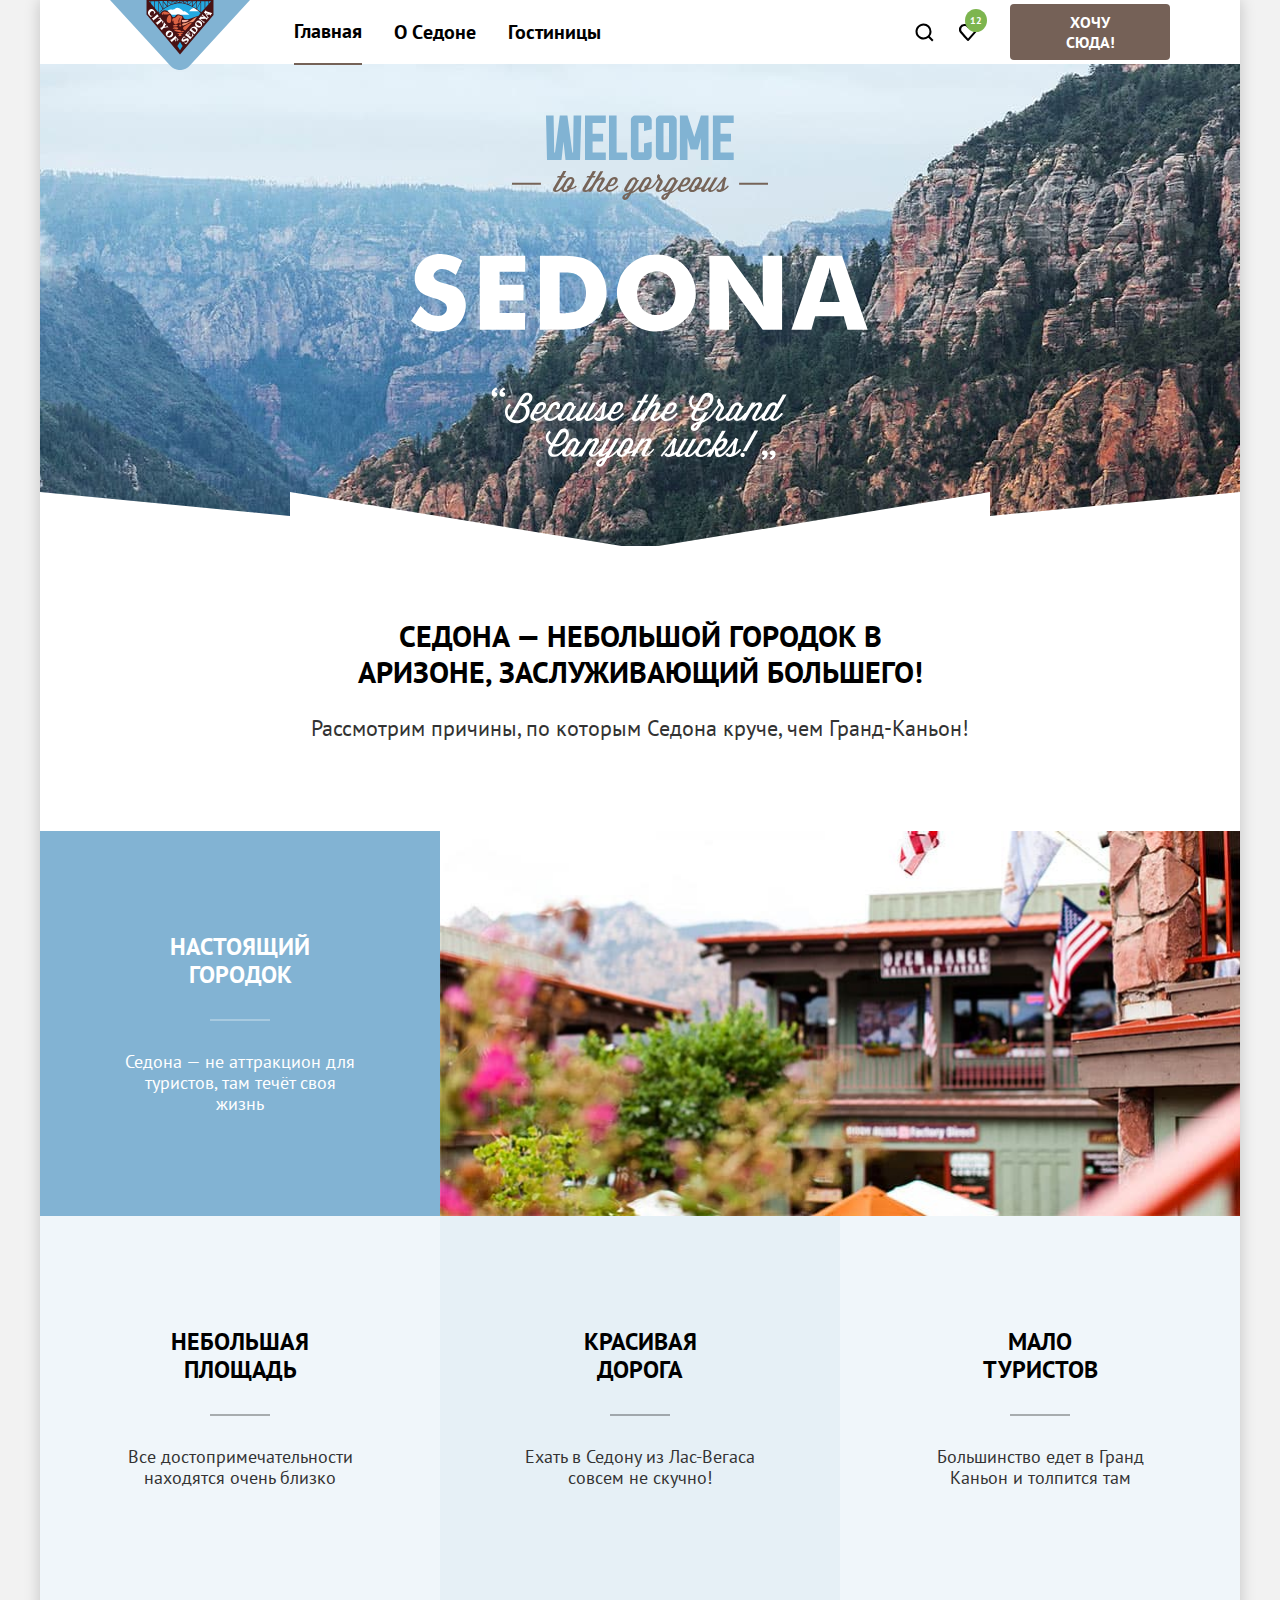
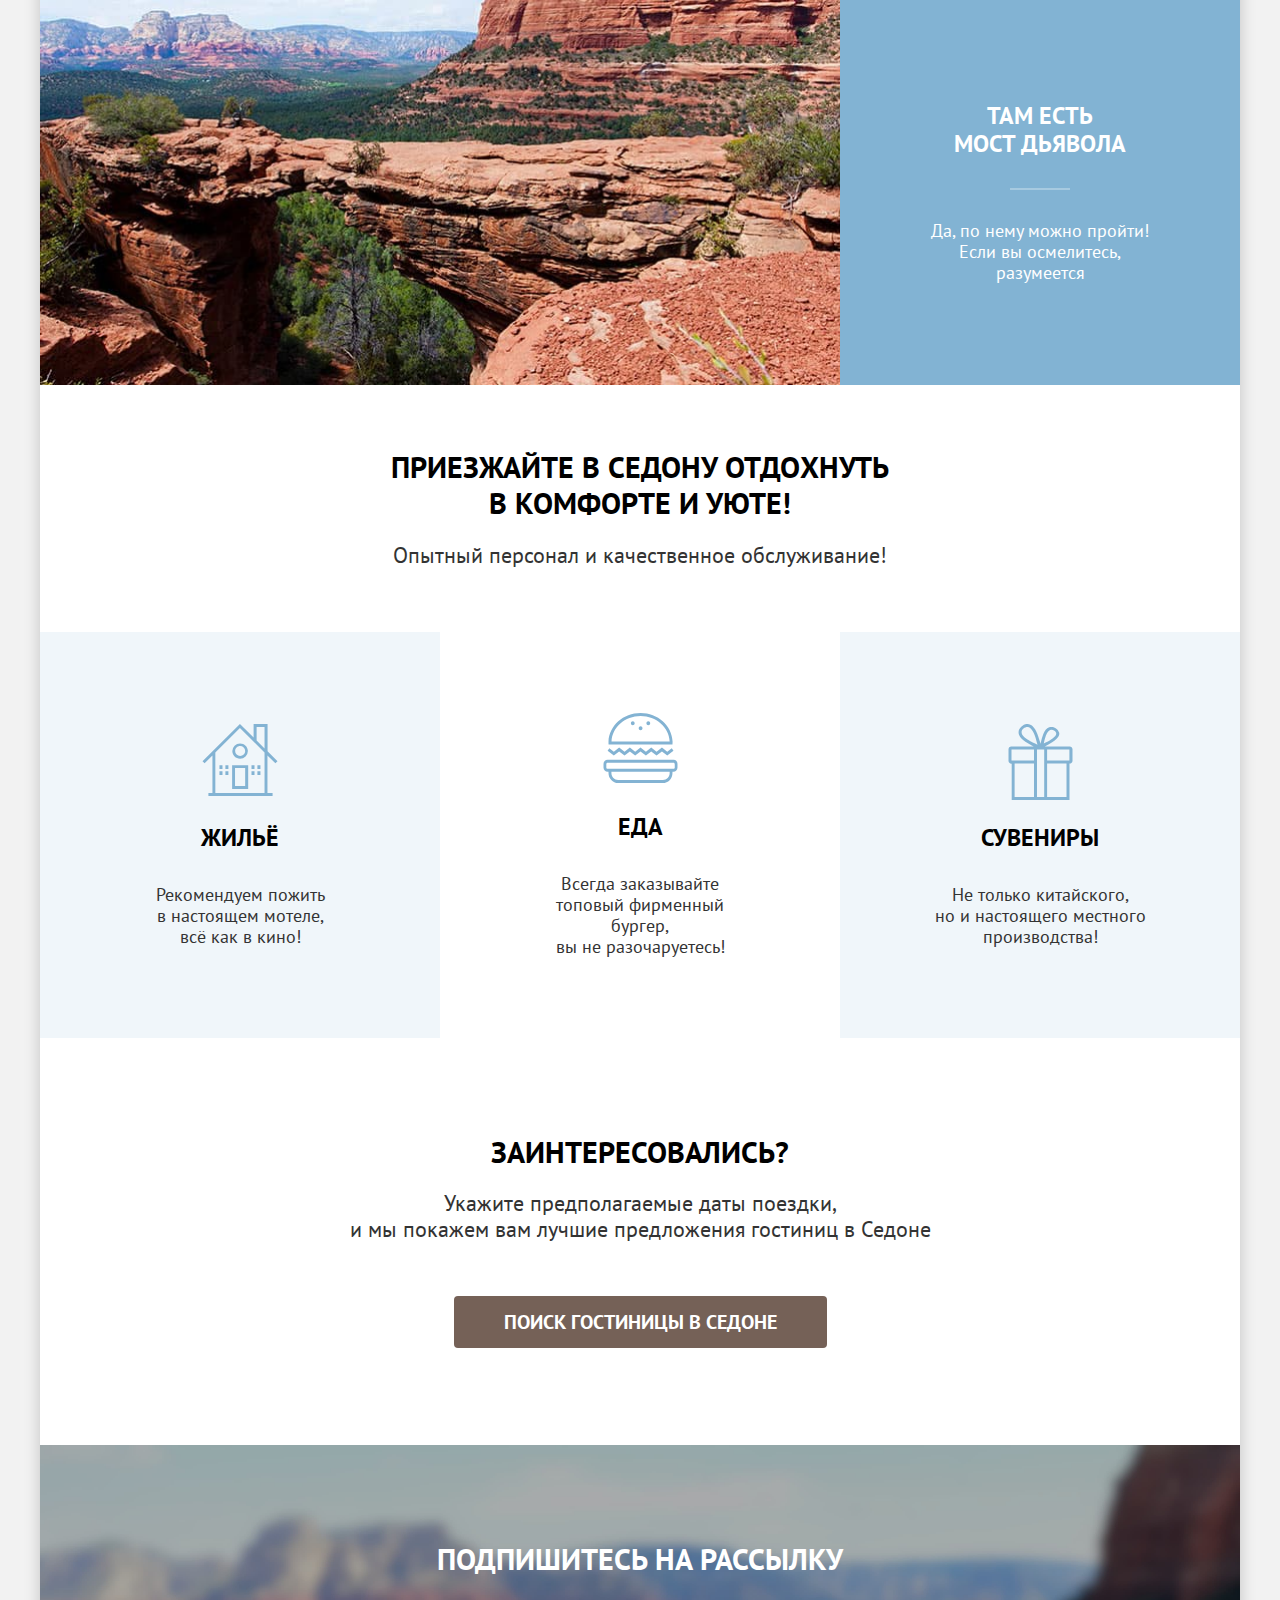
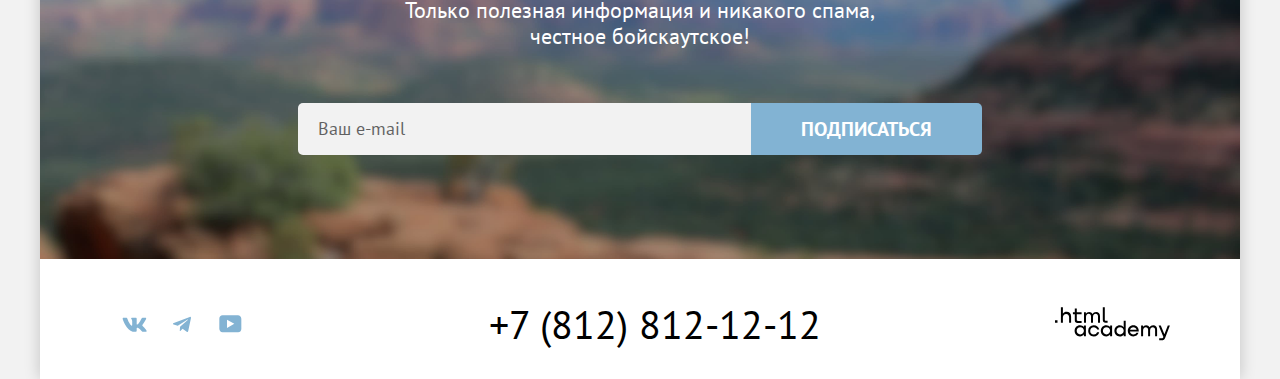
<file: index.html>
<!DOCTYPE html>
<html lang="ru">

  <head>
    <meta charset="utf-8">
    <title>HTML Academy: Седона</title>
    <link rel="stylesheet" href="styles/styles.css">
    <link rel="icon" href="favicon.ico">
    <link rel="icon" type="image/png" sizes="32x32" href="images/favicon.png">
  </head>

  <body>
    <div class="container">
      <header class="header" data-test="header">
        <nav class="content-box navigation">
          <a class="logo">
            <img class="logo-img" src="images/logo/logo.svg" width="140" height="70" alt="Логотип сайта Седона">
          </a>
          <ul class="navigation-list">
            <li class="navigation-item">
              <a class="navigation-link navigation-link-current" href="index.html">Главная</a>
            </li>
            <li class="navigation-item">
              <a class="navigation-link" href="#">О Cедоне</a>
            </li>
            <li class="navigation-item">
              <a class="navigation-link" href="catalog.html">Гостиницы</a>
            </li>
          </ul>
          <ul class="navigation-list navigation-user">
            <li class="navigation-item">
              <a class="navigation-link navigation-link-search" href="#">
                <span class="visually-hidden">Поиск</span>
              </a>
            </li>
            <li class="navigation-item">
              <a class="navigation-link navigation-link-like" href="#">
                <span class="visually-hidden">Избранное</span>
                <span class="navigation-counter">12</span>
              </a>
            </li>
            <li class="navigation-item">
              <a class="navigation-link button navigation-link-button" href="#">Хочу сюда!</a>
            </li>
          </ul>
        </nav>
      </header>
      <main class="main-container" data-test="main">
        <h1 class="visually-hidden">Официальный сайт города Седона</h1>
        <section class="hero content-box" data-test="hero">
          <h2 class="visually-hidden">Добро пожаловать</h2>
          <img class="hero-welcome" src="images/welcome.svg" width="458" height="352"
            alt="Welcome to the gorgeous Sedona because the Grand Canyon sucks!">
        </section>
        <section class="advantages centered-text" data-test="advantages">
          <h2 class="visually-hidden">Преимущества города Седона</h2>
          <p class="title advantages-text-one">Седона — небольшой городок в Аризоне, заслуживающий большего!</p>
          <p class="description advantages-text-two">Рассмотрим причины, по которым Седона круче, чем Гранд-Каньон!</p>
          <ul class="advantages-list">
            <li class="advantages-item advantages-item-blue">
              <div class="advantages-container">
                <h3 class="advantages-title liner">Настоящий городок</h3>
                <p class="advantages-description">Седона&nbsp;&mdash; не&nbsp;аттракцион для туристов, там течёт своя
                  жизнь</p>
              </div>
              <div class="advantages-image-container">
                <img class="advantages-image" src="images/gallery/photo-1.jpg" width="800" height="384"
                  alt="Здание городка">
              </div>
            </li>
            <li class="advantages-item advantages-item-light-gray">
              <div class="advantages-container">
                <h3 class="advantages-title liner">Небольшая площадь</h3>
                <p class="advantages-description">Все достопримечательности находятся очень близко</p>
              </div>
            </li>
            <li class="advantages-item advantages-item-gray">
              <div class="advantages-container">
                <h3 class="advantages-title liner">Красивая дорога</h3>
                <p class="advantages-description">Ехать в Седону из Лас-Вегаса совсем не скучно!</p>
              </div>
            </li>
            <li class="advantages-item advantages-item-light-gray">
              <div class="advantages-container">
                <h3 class="advantages-title liner">Мало туристов</h3>
                <p class="advantages-description">Большинство едет в Гранд Каньон и толпится там</p>
              </div>
            </li>
            <li class="advantages-item advantages-item-blue">
              <div class="advantages-image-container">
                <img class="advantages-image" src="images/gallery/photo-2.jpg" width="800" height="384"
                  alt="Участок Гранд-Каньона">
              </div>
              <div class="advantages-container">
                <h3 class="advantages-title liner">Там есть мост&nbsp;дьявола</h3>
                <p class="advantages-description">Да, по нему можно пройти! Если вы осмелитесь, разумеется</p>
              </div>
            </li>
          </ul>
        </section>
        <section class="advantages-of-hotels centered-text" data-test="advantages">
          <h2 class="visually-hidden">Преимущества отелей</h2>
          <p class="title advantages-text-one service-title">Приезжайте в Седону отдохнуть в комфорте и уюте!</p>
          <p class="description advantages-text-two service-description">Опытный персонал и качественное обслуживание!
          </p>
          <ul class="advantages-list advantages-icos">
            <li class="advantages-item advantages-item-light-gray">
              <div class="advantages-container">
                <h3 class="advantages-title service service-house">Жильё</h3>
                <p class="advantages-description">Рекомендуем пожить в&nbsp;настоящем мотеле,
                  всё&nbsp;как&nbsp;в&nbsp;кино!</p>
              </div>
            </li>
            <li class="advantages-item">
              <div class="advantages-container">
                <h3 class="advantages-title service service-food">Еда</h3>
                <p class="advantages-description">Всегда заказывайте топовый&nbsp;фирменный бургер,
                  вы&nbsp;не&nbsp;разочаруетесь!</p>
              </div>
            </li>
            <li class="advantages-item advantages-item-light-gray">
              <div class="advantages-container">
                <h3 class="advantages-title service service-souvenir">Сувениры</h3>
                <p class="advantages-description">Не&nbsp;только китайского, но&nbsp;и&nbsp;настоящего местного
                  производства!</p>
              </div>
            </li>
          </ul>
        </section>
        <section class="search centered-text" data-test="search">
          <h2 class="title search-title">
            Заинтересовались?
          </h2>
          <p class="description search-description">Укажите предполагаемые даты поездки,<br> и мы покажем вам лучшие
            предложения гостиниц в Седоне</p>
          <a class="button search-button brown" href="catalog.html">Поиск гостиницы в Седоне</a>

          <!--Модальное окно-->

          <div class="popover popover-cart">
            <div class="popover-content">
              <h2 class="popover-title">Поиск гостиницы в Седоне</h2>
              <button class="popover-close-button">
                <span class="visually-hidden">Закрыть</span>
              </button>
              <form class="appointment-form" action="https://echo.htmlacademy.ru/" method="post">
                <label class="appointment-label">
                  <span class="field-label label-in">Дата заезда:</span>
                  <input class="appointment-input date-input" type="text" id="date-in" name="date-in"
                    value="27 апреля 2020" placeholder="Укажите дату" required>
                  <span class="input-message input-message-error">Мы не можем отправить вас в прошлое.</span>
                </label>
                <label class="appointment-label">
                  <span class="field-label label-from">Дата выезда:</span>
                  <input class="appointment-input date-input" type="text" id="date-from" name="date-from"
                    value="1 сентября 2023" placeholder="Укажите дату" required>
                  <span class="input-message">На эти даты есть свободные номера. Пока есть.</span>
                </label>
                <div class="people-wrapper">
                  <div class="adults-wrapper">
                    <label class="appointment-label" for="number-of-adults">
                      <span class="field-label">Взрослые:</span>
                    </label>
                    <div class="numbers-wrapper">
                      <button type="button" class="sign-minus"></button>
                      <input class="appointment-input number-input" type="number" id="number-of-adults"
                        name="number-of-adults" placeholder="0" value="2">
                      <button type="button" class="sign-plus"></button>
                    </div>
                  </div>
                  <div class="children-wrapper">
                    <label class="appointment-label" for="number-of-children">
                      <span class="field-label label-tooltip">Дети:</span>
                    </label>
                    <span class="tooltip">
                      <button class="tooltip-toggle" type="button" aria-labelledby="tooltip-label-date"
                        id="tooltip-label-button"></button>
                      <span class="tooltip-text" role="tooltip" id="tooltip-label-date">Укажите количество детей,
                        которые будут с&nbsp;вами, возраст которых от&nbsp;6&nbsp;до&nbsp;18&nbsp;лет. Дети
                        до&nbsp;6&nbsp;лет размещаются бесплатно.</span>
                    </span>
                    <div class="numbers-wrapper">
                      <button type="button" class="sign-minus"></button>
                      <input class="appointment-input number-input" type="number" id="number-of-children"
                        name="number-of-children" placeholder="0" value="2">
                      <button type="button" class="sign-plus"></button>
                    </div>
                  </div>
                </div>
                <button class="button appointment-form-button" type="submit">Найти</button>
              </form>
            </div>
          </div>
        </section>
        <section class="subscribe subscribe-index centered-text" data-test="subscribe">
          <div class="subscribe-content">
            <h2 class="title subscribe-title">
              Подпишитесь на рассылку
            </h2>
            <p class="description subscribe-description">Только полезная информация и никакого спама,<br> честное
              бойскаутское!</p>
            <form class="subscribe-form" action="https://echo.htmlacademy.ru/" method="post">
              <label for="newsletter-email">
                <span class="visually-hidden">E-mail</span>
              </label>
              <input class="subscribe-field" type="email" name="newsletter-email" id="newsletter-email"
                placeholder="Ваш e-mail" required>
              <button class="button button-submit blue" type="submit">Подписаться</button>
            </form>
          </div>
        </section>
      </main>
      <footer class="footer content-box" data-test="footer">
        <h2 class="visually-hidden">Контакты</h2>
        <ul class="footer-social-list">
          <li class="footer-social-item">
            <a class="footer-social-link" href="https://vk.com/htmlacademy">
              <svg width="25" height="15" fill="none" xmlns="http://www.w3.org/2000/svg">
                <path fill-rule="evenodd" clip-rule="evenodd"
                  d="M24.12 1.8c.16-.54 0-.94-.8-.94H20.7c-.67 0-.98.34-1.15.73 0 0-1.33 3.2-3.22 5.27-.61.6-.9.8-1.23.8-.16 0-.41-.2-.41-.75v-5.1c0-.66-.19-.95-.74-.95H9.82c-.42 0-.67.3-.67.59 0 .62.95.76 1.04 2.51v3.8c0 .83-.15.98-.48.98-.9 0-3.06-3.2-4.34-6.88-.25-.72-.5-1-1.18-1H1.57c-.75 0-.9.34-.9.73 0 .68.89 4.07 4.14 8.55 2.17 3.06 5.23 4.72 8 4.72 1.68 0 1.88-.37 1.88-1v-2.32c0-.74.16-.88.7-.88.38 0 1.05.19 2.6 1.66 1.79 1.75 2.08 2.54 3.08 2.54h2.63c.75 0 1.12-.37.9-1.1-.23-.72-1.08-1.77-2.2-3.02-.62-.71-1.54-1.48-1.82-1.86-.39-.5-.28-.71 0-1.15 0 0 3.2-4.42 3.54-5.93Z"
                  fill="#83B3D3" />
              </svg>
              <span class="visually-hidden">ВКонтакте</span>
            </a>
          </li>
          <li class="footer-social-item">
            <a class="footer-social-link" href="https://t.me/htmlacademy">
              <svg width="18" height="16" fill="none" xmlns="http://www.w3.org/2000/svg">
                <path
                  d="M16.79.96.84 7.1c-1.09.44-1.08 1.05-.2 1.32l4.1 1.28 9.47-5.98c.44-.27.85-.13.52.17l-7.68 6.93-.28 4.22c.41 0 .6-.2.83-.41l1.99-1.94 4.13 3.06c.77.42 1.31.2 1.5-.71l2.72-12.8c.28-1.1-.43-1.61-1.16-1.28Z"
                  fill="#83B3D3" />
              </svg>
              <span class="visually-hidden">Телеграм</span>
            </a>
          </li>
          <li class="footer-social-item">
            <a class="footer-social-link" href="https://www.youtube.com/user/htmlacademyru">
              <svg width="23" height="18" fill="none" xmlns="http://www.w3.org/2000/svg">
                <path
                  d="M18.94.36H3.51C1.65.36.33 1.95.33 3.76v10.09c0 1.91 1.32 3.5 3.18 3.5h15.65c1.64 0 3.17-1.59 3.17-3.4V3.76c-.22-1.8-1.53-3.4-3.39-3.4ZM7.99 12.89V4.82l7.34 4.04-7.34 4.03Z"
                  fill="#83B3D3" />
              </svg>
              <span class="visually-hidden">Ютуб</span>
            </a>
          </li>
        </ul>
        <address class="footer-contacts-address">
          <a class="footer-contacts-phone" href="tel:+78128121212">+7 (812) 812-12-12</a>
        </address>
        <a class="footer-contacts-htmlacademy-link" href="https://htmlacademy.ru/">
          <svg class="footer-logo" width="115" height="34" fill="none" xmlns="http://www.w3.org/2000/svg">
            <path
              d="M0 13.26v2.6h2.5v-2.6H0ZM11.6 4.86c-1.6 0-2.8.7-3.6 1.7h-.1V.36h-2v15.5h2v-5.3c0-2.1 1.3-3.6 3.3-3.6 1.8 0 2.9 1.4 2.9 3.2v5.7h2v-6.1c.1-3-1.8-4.9-4.5-4.9ZM26.6 5.16h-4.8v-3.7h-2v3.8h-1.9v2h1.9v6c0 1.7 1 2.7 2.7 2.7h4.1v-2h-3.7c-.7 0-1.1-.4-1.1-1.1v-5.7h4.8v-2ZM41.1 4.96c-1.6 0-2.9.8-3.5 2.1h-.1c-.6-1.2-1.8-2.1-3.4-2.1-1.4 0-2.5.8-3.1 1.8h-.1v-1.6H29v10.6h2v-5.4c0-2 1-3.5 2.6-3.5 1.5 0 2.4 1 2.4 2.6v6.3h2v-5.6c0-2.4 1.4-3.3 2.6-3.3 1.5 0 2.4 1 2.4 2.6v6.3h2v-6.5c.1-2.5-1.4-4.3-3.9-4.3ZM47.8 13.06c0 1.7 1 2.7 2.8 2.7h2v-2h-1.7c-.7 0-1.1-.4-1.1-1.1V.36h-2v12.7ZM28.9 20.06c-.9-1.1-2.2-1.8-3.9-1.8-3.1 0-5.4 2.3-5.4 5.6s2.3 5.6 5.4 5.6c1.8 0 3-.8 3.8-1.9h.1v1.6h2v-10.6h-2v1.5Zm-3.6 7.4c-2.2 0-3.6-1.6-3.6-3.6s1.4-3.6 3.6-3.6 3.6 1.6 3.6 3.6c0 1.9-1.4 3.6-3.6 3.6ZM44.2 22.36c-.5-2.4-2.6-4.1-5.4-4.1a5.4 5.4 0 0 0-5.6 5.6c0 3.1 2.2 5.6 5.6 5.6 2.8 0 4.9-1.8 5.4-4.2h-2.1a3.4 3.4 0 0 1-3.3 2.3c-2.2 0-3.6-1.6-3.6-3.6s1.4-3.6 3.6-3.6c1.6 0 2.8 1 3.3 2.2h2.1v-.2ZM55.1 20.06c-.9-1.1-2.2-1.8-3.9-1.8-3.1 0-5.4 2.3-5.4 5.6s2.3 5.6 5.4 5.6c1.8 0 3-.8 3.8-1.9h.1v1.6h2v-10.6h-2v1.5Zm-3.6 7.4c-2.2 0-3.6-1.6-3.6-3.6s1.4-3.6 3.6-3.6 3.6 1.6 3.6 3.6c0 1.9-1.5 3.6-3.6 3.6ZM68.7 20.16c-.9-1.1-2.2-1.9-3.9-1.9-3.1 0-5.4 2.3-5.4 5.6s2.2 5.6 5.4 5.6c1.7 0 3-.8 3.8-1.8h.1v1.5h2v-15.4h-2v6.4Zm-3.6 7.3c-2.2 0-3.6-1.6-3.6-3.6s1.4-3.6 3.6-3.6 3.6 1.6 3.6 3.6c-.1 2-1.5 3.6-3.6 3.6ZM78.3 18.26c-3.3 0-5.5 2.5-5.5 5.6 0 3 2.1 5.6 5.5 5.6 2.5 0 4.5-1.3 5.2-3.6h-2.1c-.5 1-1.6 1.6-3 1.6-1.9 0-3.3-1.3-3.4-2.9h8.8c.2-3.6-2-6.3-5.5-6.3Zm0 1.9c1.7 0 3 1 3.3 2.6h-6.5c.3-1.5 1.5-2.6 3.2-2.6ZM98.2 18.26c-1.6 0-2.9.8-3.6 2h-.1c-.6-1.2-1.8-2-3.4-2-1.4 0-2.5.7-3.1 1.8v-1.5h-1.9v10.6h2v-5.4c0-2 1-3.4 2.6-3.5 1.5 0 2.4 1 2.4 2.6v6.3h2v-5.6c0-2.4 1.4-3.3 2.6-3.3 1.5 0 2.4 1 2.4 2.6v6.3h2v-6.5c.1-2.6-1.4-4.4-3.9-4.4ZM109.4 27.36l-3.6-8.9h-2.2l4.8 11.6c-.3.9-.7 1.2-1.7 1.2h-2.5v2h2.5c1.8 0 2.8-.8 3.5-2.6l4.7-12.2h-2.1l-3.4 8.9Z"
              fill="#000" />
          </svg>
          <span class="visually-hidden">Перейти на страницу HTML Академии</span>
        </a>
      </footer>
    </div>
  </body>
</html>
</file>
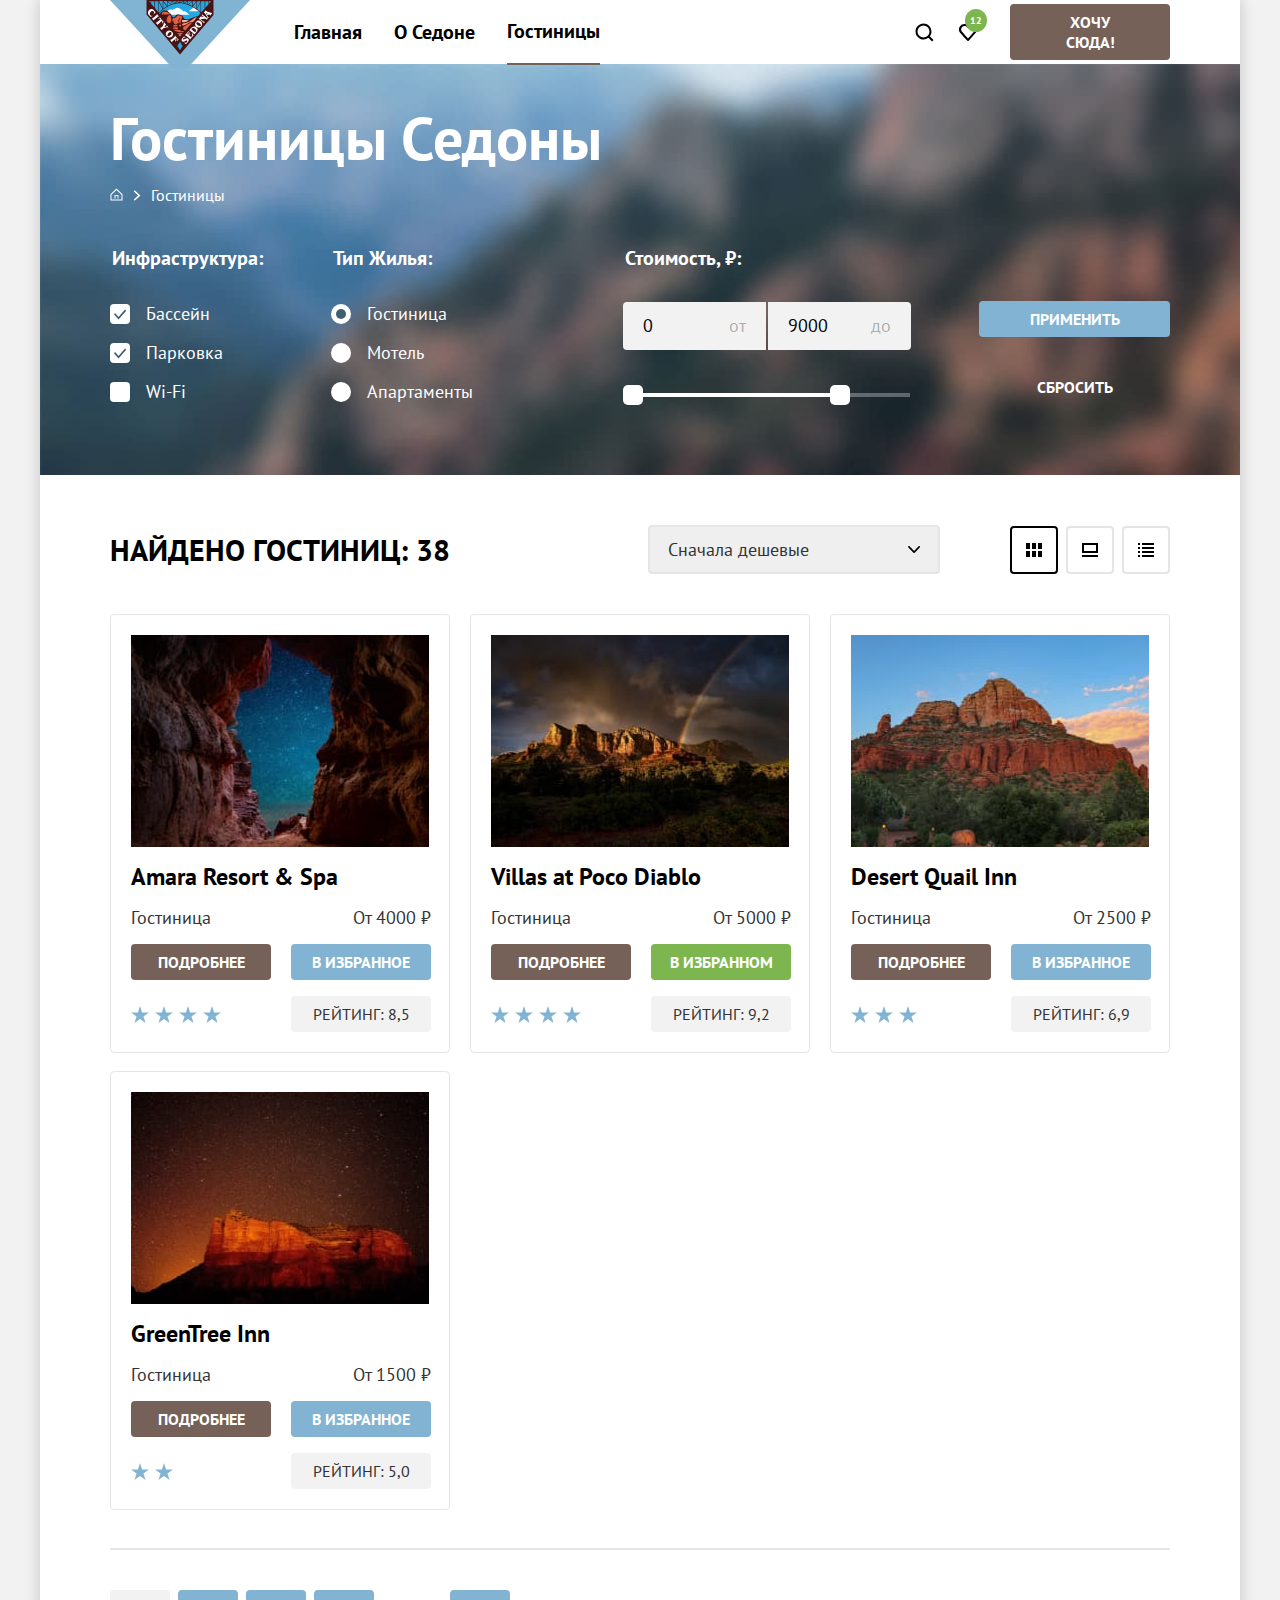
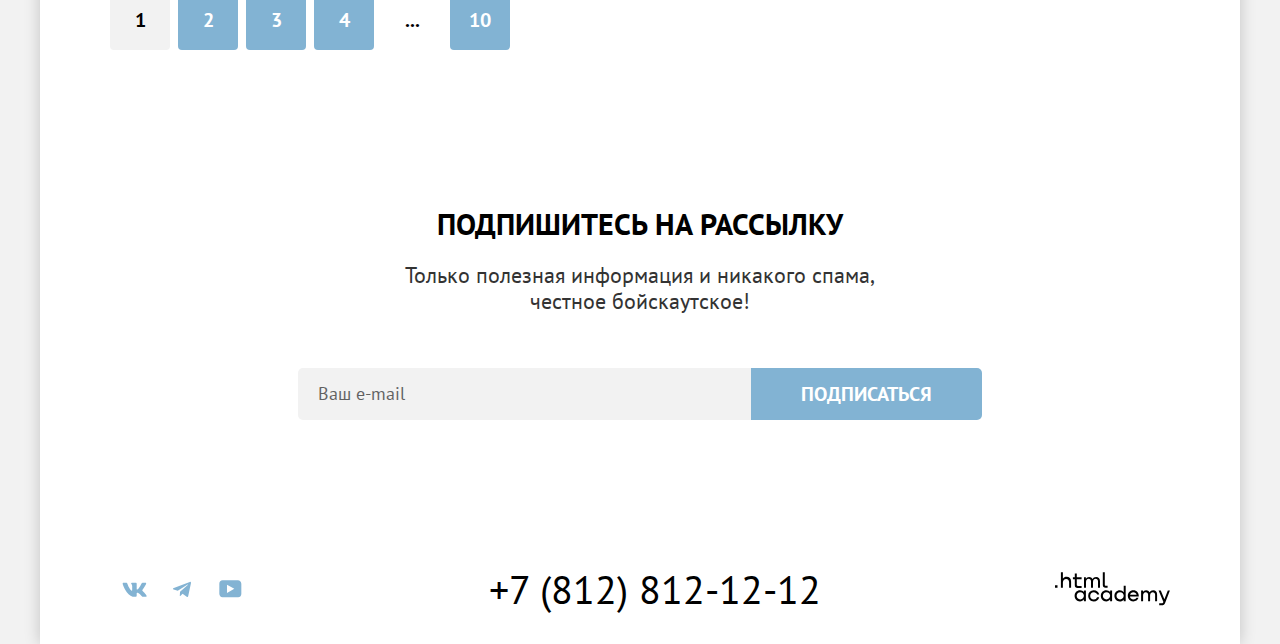
<file: catalog.html>
<!DOCTYPE html>
<html lang="ru">

  <head>
    <meta charset="UTF-8">
    <title>Гостиницы Седоны</title>
    <link rel="stylesheet" href="styles/styles.css">
    <link rel="icon" href="favicon.ico">
    <link rel="icon" type="image/png" sizes="32x32" href="images/favicon.png">
  </head>

  <body>
    <div class="container">
      <header class="header" data-test="header">
        <nav class="content-box navigation">
          <a class="logo" href="index.html">
            <img class="logo-img" src="images/logo/logo.svg" width="140" height="70" alt="Логотип сайта Седона">
          </a>
          <ul class="navigation-list">
            <li class="navigation-item">
              <a class="navigation-link" href="index.html">Главная</a>
            </li>
            <li class="navigation-item">
              <a class="navigation-link" href="#">О Седоне</a>
            </li>
            <li class="navigation-item">
              <a class="navigation-link navigation-link-current" href="catalog.html">Гостиницы</a>
            </li>
          </ul>
          <ul class="navigation-list navigation-user">
            <li class="navigation-item">
              <a class="navigation-link navigation-link-search" href="#">
                <span class="visually-hidden">Поиск</span>
              </a>
            </li>
            <li class="navigation-item">
              <a class="navigation-link navigation-link-like" href="#">
                <span class="visually-hidden">Избранное</span>
                <span class="navigation-counter">12</span>
              </a>
            </li>
            <li class="navigation-item">
              <a class="navigation-link button navigation-link-button" href="#">Хочу сюда!</a>
            </li>
          </ul>
        </nav>
      </header>
      <main class="main-container" data-test="main">
        <div class="inner-wrap content-box">
          <header class="inner-header">
            <h1 class="inner-header-title">Гостиницы Седоны</h1>
            <ul class="breadcrumbs">
              <li class="breadcrumbs-item">
                <a class="breadcrumbs-link link-to-home" href="index.html">
                  <span class="visually-hidden">Главная</span>
                </a>
              </li>
              <li class="breadcrumbs-item">
                <a class="breadcrumbs-link">Гостиницы</a>
              </li>
            </ul>
          </header>
          <section class="product-filtration" data-test="filter">
            <h2 class="visually-hidden">Список товаров с фильтрами</h2>
            <form class="catalog-filter" action="https://echo.htmlacademy.ru/" method="get">
              <fieldset class="catalog-filter-group">
                <legend class="catalog-filter-title">Инфраструктура:</legend>
                <ul class="catalog-filter-list">
                  <li class="catalog-filter-item">
                    <label class="control">
                      <input class="visually-hidden control-input" type="checkbox" name="swimming-pool" checked>
                      <span class="control-mark"></span>
                      <span class="control-label">Бассейн</span>
                    </label>
                  </li>
                  <li class="catalog-filter-item">
                    <label class="control">
                      <input class="visually-hidden control-input" type="checkbox" name="parking" checked>
                      <span class="control-mark"></span>
                      <span class="control-label">Парковка</span>
                    </label>
                  </li>
                  <li class="catalog-filter-item">
                    <label class="control">
                      <input class="visually-hidden control-input" type="checkbox" name="wi-fi">
                      <span class="control-mark"></span>
                      <span class="control-label">Wi-Fi</span>
                    </label>
                  </li>
                </ul>
              </fieldset>
              <fieldset class="catalog-filter-group">
                <legend class="catalog-filter-title">Тип Жилья:</legend>
                <ul class="catalog-filter-list">
                  <li class="catalog-filter-item">
                    <label class="control">
                      <input class="visually-hidden control-input" type="radio" name="product-group" value="hotel"
                        checked>
                      <span class="control-mark"></span>
                      <span class="control-label">Гостиница</span>
                    </label>
                  </li>
                  <li class="catalog-filter-item">
                    <label class="control">
                      <input class="visually-hidden control-input" type="radio" name="product-group" value="motel">
                      <span class="control-mark"></span>
                      <span class="control-label">Мотель</span>
                    </label>
                  </li>
                  <li class="catalog-filter-item">
                    <label class="control">
                      <input class="visually-hidden control-input" type="radio" name="product-group" value="apartments">
                      <span class="control-mark"></span>
                      <span class="control-label">Апартаменты</span>
                    </label>
                  </li>
                </ul>
              </fieldset>
              <fieldset class="catalog-filter-group filter-price">
                <legend class="catalog-filter-title">Стоимость, ₽:</legend>

                <div class="range-wrapper-inputs">
                  <label class="catalog-filter-label">
                    <span class="from-to">от</span>
                    <input class="range-input range-input-left" type="number" value="0" name="min-price"
                      placeholder="от">
                  </label>
                  <label class="catalog-filter-label">
                    <span class="from-to">до</span>
                    <input class="range-input range-input-right" type="number" value="9000" name="max-price"
                      style="width: 143px">
                  </label>
                </div>

                <div class="range">
                  <div class="range-scale">
                    <div class="range-bar" style="left: 1px; width: 226px">
                      <button class="range-toggle toggle-min" type="button">
                        <span class="visually-hidden">Изменить минимальную цену.</span>
                      </button>
                      <button class="range-toggle toggle-max" type="button">
                        <span class="visually-hidden">Изменить максимальную цену.</span>
                      </button>
                    </div>
                  </div>
                </div>
              </fieldset>
              <div class="catalog-buttons-wrap">
                <button class="button button-apply blue" type="submit">Применить</button>
                <button class="button button-reset blured" type="reset">Сбросить</button>
              </div>
            </form>
          </section>
        </div>
        <section class="product-sorting content-box" data-test="catalog">
          <div class="sorting-container">
            <h2 class="visually-hidden">Сортировка и список карточек</h2>
            <p class="catalog-filter-text">Найдено гостиниц: <span class="filter-number">38</span></p>
            <div class="select-wrap">
              <select class="select-control" aria-label="Сортировка">
                <option value="cheap">Сначала дешевые</option>
              </select>
              <div class="view-type-wrap">
                <label class="view-type-card">
                  <span class="visually-hidden">Показать мелкие карточки</span>
                  <input class="visually-hidden view-type" type="radio" name="view-type" value="small-cards" checked>
                  <span class="view-mark view-type-small-card"></span>
                </label>
                <label class ="view-type-card">
                  <span class="visually-hidden">Показать крупные карточки</span>
                  <input class="visually-hidden view-type" type="radio" name="view-type" value="big-cards">
                  <span class="view-mark view-type-big-card"></span>
                </label>
                <label class ="view-type-card">
                  <span class="visually-hidden">Показать список карточек</span>
                  <input class="visually-hidden view-type" type="radio" name="view-type" value="list-cards">
                  <span class="view-mark view-type-list-card"></span>
                </label>
              </div>
            </div>
          </div>
          <ul class="product-list">
            <li class="product-card">
              <a class="product-card-link" href="#">
                <img class="product-card-image" src="images/hotel/hotel-1.jpg" width="300" height="212"
                  alt="Вид из пещеры на звёздное небо">
                <h3 class="product-card-title">Amara Resort & Spa</h3>
              </a>
              <div class="hotel-card-about">
                <span class="product-card-text">Гостиница</span>
                <b class="product-card-price">От 4000 ₽</b>
                <a class="button product-card-more brown" href="#">Подробнее</a>
                <button class="button product-card-button blue" type="button">В избранное</button>
                <p class="product-stars product-stars-4"><span class="visually-hidden">4 звезды</span></p>
                <span class="button product-card-rating">Рейтинг: 8,5</span>
              </div>
            </li>
            <li class="product-card">
              <a class="product-card-link" href="#">
                <img class="product-card-image" src="images/hotel/hotel-2.jpg" width="300" height="212"
                  alt="Радуга касается вершины скалы дьявола">
                <h3 class="product-card-title">Villas at Poco Diablo</h3>
              </a>
              <div class="hotel-card-about">
                <span class="product-card-text">Гостиница</span>
                <b class="product-card-price">От 5000 ₽</b>
                <a class="button product-card-more brown" href="#">Подробнее</a>
                <button class="button product-card-button product-card-button-current blue" type="button">В
                  избранном</button>
                <p class="product-stars product-stars-4"><span class="visually-hidden">4 звезды</span></p>
                <span class="button product-card-rating">Рейтинг: 9,2</span>
              </div>
            </li>
            <li class="product-card">
              <a class="product-card-link" href="#">
                <img class="product-card-image" src="images/hotel/hotel-3.jpg" width="300" height="212"
                  alt="Вид скалы на фоне зведного неба">
                <h3 class="product-card-title">Desert Quail Inn</h3>
              </a>
              <div class="hotel-card-about">
                <span class="product-card-text">Гостиница</span>
                <b class="product-card-price">От 2500 ₽</b>
                <a class="button product-card-more brown" href="#">Подробнее</a>
                <button class="button product-card-button blue" type="button">В избранное</button>
                <p class="product-stars product-stars-3"><span class="visually-hidden">3 звезды</span></p>
                <span class="button product-card-rating">Рейтинг: 6,9</span>
              </div>
            </li>
            <li class="product-card">
              <a class="product-card-link" href="#">
                <img class="product-card-image" src="images/hotel/hotel-4.jpg" width="300" height="212"
                  alt="Скала утопает в зелени лесов">
                <h3 class="product-card-title">GreenTree Inn</h3>
              </a>
              <div class="hotel-card-about">
                <span class="product-card-text">Гостиница</span>
                <b class="product-card-price">От 1500 ₽</b>
                <a class="button product-card-more brown" href="#">Подробнее</a>
                <button class="button product-card-button blue" type="button">В избранное</button>
                <p class="product-stars product-stars-2"><span class="visually-hidden">2 звезды</span></p>
                <span class="button product-card-rating">Рейтинг: 5,0</span>
              </div>
            </li>
          </ul>
          <ul class="pagination">
            <li class="pagination-item">
              <a class="button pagination-link pagination-current">1</a>
            </li>
            <li class="pagination-item">
              <a class="button pagination-link blue" href="#">2</a>
            </li>
            <li class="pagination-item">
              <a class="button pagination-link blue" href="#">3</a>
            </li>
            <li class="pagination-item">
              <a class="button pagination-link blue" href="#">4</a>
            </li>
            <li class="pagination-item">
              <a class="button pagination-link pagination-item-next" href="#">...</a>
            </li>
            <li class="pagination-item">
              <a class="button pagination-link blue" href="#">10</a>
            </li>
          </ul>
        </section>
        <section class="subscribe centered-text" data-test="subscribe">
          <div class="subscribe-content">
            <h2 class="title subscribe-title">
              Подпишитесь на рассылку
            </h2>
            <p class="description subscribe-description">
              Только полезная информация и&nbsp;никакого спама, честное&nbsp;бойскаутское!
            </p>
            <form class="subscribe-form" action="https://echo.htmlacademy.ru/" method="post">
              <label for="newsletter-email">
                <span class="visually-hidden">E-mail</span>
              </label>
              <input class="subscribe-field" type="email" name="newsletter-email" id="newsletter-email"
                placeholder="Ваш e-mail" required>
              <button class="button button-submit blue" type="submit">Подписаться</button>
            </form>
          </div>
        </section>
      </main>
      <footer class="footer content-box" data-test="footer">
        <h2 class="visually-hidden">Контакты</h2>
        <ul class="footer-social-list">
          <li class="footer-social-item">
            <a class="footer-social-link" href="https://vk.com/htmlacademy">
              <svg width="25" height="15" fill="none" xmlns="http://www.w3.org/2000/svg">
                <path fill-rule="evenodd" clip-rule="evenodd"
                  d="M24.12 1.8c.16-.54 0-.94-.8-.94H20.7c-.67 0-.98.34-1.15.73 0 0-1.33 3.2-3.22 5.27-.61.6-.9.8-1.23.8-.16 0-.41-.2-.41-.75v-5.1c0-.66-.19-.95-.74-.95H9.82c-.42 0-.67.3-.67.59 0 .62.95.76 1.04 2.51v3.8c0 .83-.15.98-.48.98-.9 0-3.06-3.2-4.34-6.88-.25-.72-.5-1-1.18-1H1.57c-.75 0-.9.34-.9.73 0 .68.89 4.07 4.14 8.55 2.17 3.06 5.23 4.72 8 4.72 1.68 0 1.88-.37 1.88-1v-2.32c0-.74.16-.88.7-.88.38 0 1.05.19 2.6 1.66 1.79 1.75 2.08 2.54 3.08 2.54h2.63c.75 0 1.12-.37.9-1.1-.23-.72-1.08-1.77-2.2-3.02-.62-.71-1.54-1.48-1.82-1.86-.39-.5-.28-.71 0-1.15 0 0 3.2-4.42 3.54-5.93Z"
                  fill="#83B3D3" />
              </svg>
              <span class="visually-hidden">ВКонтакте</span>
            </a>
          </li>
          <li class="footer-social-item">
            <a class="footer-social-link" href="https://t.me/htmlacademy">
              <svg width="18" height="16" fill="none" xmlns="http://www.w3.org/2000/svg">
                <path
                  d="M16.79.96.84 7.1c-1.09.44-1.08 1.05-.2 1.32l4.1 1.28 9.47-5.98c.44-.27.85-.13.52.17l-7.68 6.93-.28 4.22c.41 0 .6-.2.83-.41l1.99-1.94 4.13 3.06c.77.42 1.31.2 1.5-.71l2.72-12.8c.28-1.1-.43-1.61-1.16-1.28Z"
                  fill="#83B3D3" />
              </svg>
              <span class="visually-hidden">Телеграм</span>
            </a>
          </li>
          <li class="footer-social-item">
            <a class="footer-social-link" href="https://www.youtube.com/user/htmlacademyru">
              <svg width="23" height="18" fill="none" xmlns="http://www.w3.org/2000/svg">
                <path
                  d="M18.94.36H3.51C1.65.36.33 1.95.33 3.76v10.09c0 1.91 1.32 3.5 3.18 3.5h15.65c1.64 0 3.17-1.59 3.17-3.4V3.76c-.22-1.8-1.53-3.4-3.39-3.4ZM7.99 12.89V4.82l7.34 4.04-7.34 4.03Z"
                  fill="#83B3D3" />
              </svg>
              <span class="visually-hidden">Ютуб</span>
            </a>
          </li>
        </ul>
        <address class="footer-contacts-address">
          <a class="footer-contacts-phone" href="tel:+78128121212">+7 (812) 812-12-12</a>
        </address>
        <a class="footer-contacts-htmlacademy-link" href="https://htmlacademy.ru/">
          <svg class="footer-logo" width="115" height="34" fill="none" xmlns="http://www.w3.org/2000/svg">
            <path
              d="M0 13.26v2.6h2.5v-2.6H0ZM11.6 4.86c-1.6 0-2.8.7-3.6 1.7h-.1V.36h-2v15.5h2v-5.3c0-2.1 1.3-3.6 3.3-3.6 1.8 0 2.9 1.4 2.9 3.2v5.7h2v-6.1c.1-3-1.8-4.9-4.5-4.9ZM26.6 5.16h-4.8v-3.7h-2v3.8h-1.9v2h1.9v6c0 1.7 1 2.7 2.7 2.7h4.1v-2h-3.7c-.7 0-1.1-.4-1.1-1.1v-5.7h4.8v-2ZM41.1 4.96c-1.6 0-2.9.8-3.5 2.1h-.1c-.6-1.2-1.8-2.1-3.4-2.1-1.4 0-2.5.8-3.1 1.8h-.1v-1.6H29v10.6h2v-5.4c0-2 1-3.5 2.6-3.5 1.5 0 2.4 1 2.4 2.6v6.3h2v-5.6c0-2.4 1.4-3.3 2.6-3.3 1.5 0 2.4 1 2.4 2.6v6.3h2v-6.5c.1-2.5-1.4-4.3-3.9-4.3ZM47.8 13.06c0 1.7 1 2.7 2.8 2.7h2v-2h-1.7c-.7 0-1.1-.4-1.1-1.1V.36h-2v12.7ZM28.9 20.06c-.9-1.1-2.2-1.8-3.9-1.8-3.1 0-5.4 2.3-5.4 5.6s2.3 5.6 5.4 5.6c1.8 0 3-.8 3.8-1.9h.1v1.6h2v-10.6h-2v1.5Zm-3.6 7.4c-2.2 0-3.6-1.6-3.6-3.6s1.4-3.6 3.6-3.6 3.6 1.6 3.6 3.6c0 1.9-1.4 3.6-3.6 3.6ZM44.2 22.36c-.5-2.4-2.6-4.1-5.4-4.1a5.4 5.4 0 0 0-5.6 5.6c0 3.1 2.2 5.6 5.6 5.6 2.8 0 4.9-1.8 5.4-4.2h-2.1a3.4 3.4 0 0 1-3.3 2.3c-2.2 0-3.6-1.6-3.6-3.6s1.4-3.6 3.6-3.6c1.6 0 2.8 1 3.3 2.2h2.1v-.2ZM55.1 20.06c-.9-1.1-2.2-1.8-3.9-1.8-3.1 0-5.4 2.3-5.4 5.6s2.3 5.6 5.4 5.6c1.8 0 3-.8 3.8-1.9h.1v1.6h2v-10.6h-2v1.5Zm-3.6 7.4c-2.2 0-3.6-1.6-3.6-3.6s1.4-3.6 3.6-3.6 3.6 1.6 3.6 3.6c0 1.9-1.5 3.6-3.6 3.6ZM68.7 20.16c-.9-1.1-2.2-1.9-3.9-1.9-3.1 0-5.4 2.3-5.4 5.6s2.2 5.6 5.4 5.6c1.7 0 3-.8 3.8-1.8h.1v1.5h2v-15.4h-2v6.4Zm-3.6 7.3c-2.2 0-3.6-1.6-3.6-3.6s1.4-3.6 3.6-3.6 3.6 1.6 3.6 3.6c-.1 2-1.5 3.6-3.6 3.6ZM78.3 18.26c-3.3 0-5.5 2.5-5.5 5.6 0 3 2.1 5.6 5.5 5.6 2.5 0 4.5-1.3 5.2-3.6h-2.1c-.5 1-1.6 1.6-3 1.6-1.9 0-3.3-1.3-3.4-2.9h8.8c.2-3.6-2-6.3-5.5-6.3Zm0 1.9c1.7 0 3 1 3.3 2.6h-6.5c.3-1.5 1.5-2.6 3.2-2.6ZM98.2 18.26c-1.6 0-2.9.8-3.6 2h-.1c-.6-1.2-1.8-2-3.4-2-1.4 0-2.5.7-3.1 1.8v-1.5h-1.9v10.6h2v-5.4c0-2 1-3.4 2.6-3.5 1.5 0 2.4 1 2.4 2.6v6.3h2v-5.6c0-2.4 1.4-3.3 2.6-3.3 1.5 0 2.4 1 2.4 2.6v6.3h2v-6.5c.1-2.6-1.4-4.4-3.9-4.4ZM109.4 27.36l-3.6-8.9h-2.2l4.8 11.6c-.3.9-.7 1.2-1.7 1.2h-2.5v2h2.5c1.8 0 2.8-.8 3.5-2.6l4.7-12.2h-2.1l-3.4 8.9Z"
              fill="#000" />
          </svg>
          <span class="visually-hidden">Перейти на страницу HTML Академии</span>
        </a>
      </footer>
    </div>
  </body>

</html>
</file>
<file: styles/styles.css>
@font-face {
  font-family: "PT Sans";
  src: url("../fonts/ptsans-400.woff2") format("woff2");
  font-style: normal;
  font-weight: 400;
  font-display: swap;
}

@font-face {
  font-family: "PT Sans";
  src: url("../fonts/ptsans-700.woff2") format("woff2");
  font-style: normal;
  font-weight: 700;
  font-display: swap;
}

html {
  height: 100%;
}

body {
  margin: 0;
  height: 100%;
  font-family: "PT Sans", sans-serif;
  font-size: 18px;
  line-height: 21px;
  background-color: #f2f2f2;
  color: #000000;
}

.visually-hidden {
  position: absolute;
  clip: rect(0 0 0 0);
  width: 1px;
  height: 1px;
  margin: -1px;
  padding: 0;
  border: 0;
  overflow: hidden;
}

/*Состояния у кнопок*/

.button.brown:hover {
  background-color: #615048;
}

.button.brown:focus {
  background-color: #615048;
}

.button.brown:active {
  background-color: #756157;
  color: rgba(255, 255, 255, 0.3);
}

.button.blue:hover {
  background-color: #68a2ca;
}

.button.blue:focus {
  background-color: #68a2ca;
}

.button.blue:active {
  background-color: #82b3d3;
  color: rgba(255, 255, 255, 0.3);
}

.button.green:hover {
  background-color: #6c9e42;
}

.button.green:focus {
  background-color: #6c9e42;
}

.button.green:active {
  background-color: #7db54f;
  color: rgba(255, 255, 255, 0.3);
}

.button.blured:hover {
  border-color: #615048;
  color: rgba(255, 255, 255, 0.6);
}

.button.blured:focus {
  border-color: #83B3D3;
}

.button.blured:active {
  border-color: rgba(0, 0, 0, 0);
  color: rgba(255, 255, 255, 0.3);
}

.container {
  display: flex;
  flex-direction: column;
  min-height: 100%;
  width: 1200px;
  margin: 0 auto;
  background-color: #ffffff;
  box-shadow: 0 0 15px rgba(0, 0, 0, 0.2);
}

.main-container {
  flex-grow: 1;
}

.header {
  background-color: #ffffff;
  color: #000000;
}

.content-box {
  width: 1060px;
  padding: 0 70px;
  margin: 0 auto;
}

.navigation {
  display: flex;
  position: relative;
}

.logo {
  display: block;
  width: 140px;
  margin-right: 28px;
  margin-bottom: -10px;
  position: relative;
  z-index: 1;
}

.logo-img {
  display: block;
}

.navigation-list {
  width: 640px;
  list-style: none;
  padding: 0;
  margin: 0;
  display: flex;
  flex-wrap: wrap;
  align-items: center;
}

.navigation-link {
  display: block;
  padding: 19px 16px;
  font-size: 20px;
  line-height: 24px;
  font-weight: 700;
  text-decoration: none;
  text-align: center;
  color: #000000;
}

.navigation-link-current:after {
  content: '';
  display: block;
  height: 2px;
  background-color: #756257;
  position: relative;
  top: 20px;
  z-index: 1;
}

.navigation-user {
  width: 400px;
  justify-content: flex-end;
  margin-left: auto;
}

.navigation-link-search {
  background-image: url("../images/search.svg");
  background-repeat: no-repeat;
  background-position: center;
  min-width: 44px;
  min-height: 64px;
  padding: 0;
}

.navigation-link-like {
  background-image: url("../images/like.svg");
  background-repeat: no-repeat;
  background-position: center;
  margin-right: 20px;
  min-width: 44px;
  min-height: 64px;
  padding: 0;
}

.navigation-counter {
  font-size: 10px;
  line-height: 10px;
  background-color: #7DB54F;
  border-radius: 50%;
  padding: 5px;
  position: relative;
  left: 8px;
  top: 5px;
  color: #ffffff;
}

.navigation-link-button {
  width: 160px;
  box-sizing: border-box;
}

.button {
  font-family: "PT Sans", sans-serif;
  font-size: 16px;
  line-height: 20px;
  font-weight: 700;
  color: #ffffff;
  background-color: #756157;
  text-transform: uppercase;
  text-decoration: none;
  text-align: center;
  border-radius: 4px;
  padding: 8px 34px;
  cursor: pointer;
}

.hero {
  background-color: #c7ce18;
  background-image: url("../images/background/index-background.jpg");
  background-repeat: no-repeat;
  background-size: cover;
  text-align: center;
  padding-top: 51px;
  padding-bottom: 75px;
  position: relative;
}

.hero::after {
  content: "";
  display: block;
  background-image: url("../images/divider.svg");
  background-repeat: no-repeat;
  position: absolute;
  bottom: 0;
  left: 0;
  right: 0;
  height: 54px;
}

.advantages {
  padding-top: 72px;
}

.centered-text {
  text-align: center;
  margin: 0 auto;
}

.title {
  font-weight: 700;
  font-size: 30px;
  line-height: 36px;
  text-transform: uppercase;
  margin: 0;
}

.advantages-text-one {
  width: 620px;
  margin: 0 auto;
  margin-bottom: 25px;
}

.description {
  font-size: 22px;
  line-height: 26px;
  color: #333333;
  margin: 0;
}

.advantages-text-two {
  margin: 0;
  margin-bottom: 90px;
}

.advantages-list {
  padding: 0;
  margin: 0;
  list-style: none;
  display: flex;
  flex-wrap: wrap;
}

.advantages-item {
  display: flex;
}

.advantages-item-blue {
  background-color: #82b3d3;
  color: #ffffff;
}

.advantages-container {
  display: flex;
  flex-direction: column;
  justify-content: center;
  align-items: center;
  width: 400px;
  padding: 112px 85px;
  box-sizing: border-box;
}

.advantages-item-blue .advantages-container {
  padding: 102px 85px;
}

.advantages-title.liner {
  margin-bottom: 60px;
}

.advantages-title {
  width: 175px;
}

.liner::after {
  content: "";
  display: block;
  width: 60px;
  height: 2px;
  background: rgba(255, 255, 255, 0.3);
  position: relative;
  left: calc(50% - 30px);
  top: 30px;
}

.advantages-item-light-gray .liner::after,
.advantages-item-gray .liner::after {
  background-color: rgba(0, 0, 0, 0.3);
}

.service-title {
  width: 505px;
  margin-bottom: 21px;
}

.service-description {
  margin-bottom: 64px;
}

.advantages-icos .advantages-container {
  padding: 81px 85px;
}

.advantages-title.service {
  margin-bottom: 32px;
}

.service {
  background-repeat: no-repeat;
  padding-top: 100px;
  background-position-x: 50%;
}

.service-house {
  background-image: url("../images/gallery-icon/house.svg");
}

.service-food {
  background-image: url("../images/gallery-icon/food.svg");
}

.service-souvenir {
  background-image: url("../images/gallery-icon/souvenir.svg");
}

.advantages-title {
  font-weight: 700;
  font-size: 24px;
  line-height: 28px;
  text-transform: uppercase;
  margin: 0;
}

.advantages-description {
  width: 230px;
  color: #333333;
  margin: 0;
}

.advantages-item-blue .advantages-description {
  color: #ffffff;
}

.advantages-image-container {
  height: 100%;
  width: 800px;
  overflow: hidden;
}

.advantages-image {
  height: 100%;
  width: auto;
  display: block;
}

.advantages-of-hotels {
  padding-top: 64px;
}

.advantages-item-light-gray {
  background-color: rgba(131, 179, 211, 0.12);
}

.advantages-item-gray {
  background-color: rgba(131, 179, 211, 0.2);
}

/* Блок поиска на главной странице*/

.search {
  width: 592px;
  padding-top: 96px;
  padding-bottom: 97px;
}

.search-title,
.subscribe-title {
  margin-bottom: 20px;
}

.search-description {
  margin-bottom: 54px;
}

.search-button {
  font-size: 20px;
  line-height: 36px;
  padding: 8px 50px;
  display: block;
  width: fit-content;
  margin-left: auto;
  margin-right: auto;
}

/*стили для модального окна*/

.popover {
  position: absolute;
  top: 390px;
  right: 402px;
  z-index: 1;
  box-sizing: border-box;
  width: 717px;
  min-height: 186px;
  padding: 64px 70px;
  font-family: "PT Sans", sans-serif;
  color: #000000;
  background: #FFFFFF;
  box-shadow: 0 25px 50px rgba(0, 0, 0, 0.15);
  border-radius: 30px;
  text-align: left;
  display: none;
}

.popover-open {
  display: block;
}

.popover-content {
  height: 100%;
}

.popover-title {
  margin-top: 0;
  margin-bottom: 63px;
  font-weight: 700;
  font-size: 30px;
  line-height: 36px;
  color: #000000;
  text-transform: uppercase;
}

.popover-close-button {
  position: absolute;
  top: 63px;
  right: 50px;
  width: 52px;
  height: 52px;
  background-color: #f2f2f2;
  border-radius: 50%;
  border: 0;
  cursor: pointer;
}

.popover-close-button::after {
  content: "";
  display: block;
  background-image: url("../images/popover/popover-close.svg");
  background-repeat: no-repeat;
  background-position: center;
  height: 21px;
}

.popover-close-button:hover {
  background-color: #e6e6e6;
}

.popover-close-button:focus {
  border: 3px solid #83b3d3;
}

.popover-close-button:active {
  border: 0;
  background-color: #e6e6e6;
  opacity: 0.3;
}

.appointment-form {
  display: flex;
  flex-wrap: wrap;
}

.appointment-label {
  display: flex;
  flex-wrap: wrap;
  align-items: center;
  font-weight: 700;
  margin-bottom: 19px;
}

.field-label {
  font-weight: 700;
  font-size: 20px;
  line-height: 24px;
  text-transform: capitalize;
}

.label-in {
  margin-right: 24px;
}

.label-from {
  margin-right: 18px;
}

.appointment-input {
  font: inherit;
  font-size: 18px;
  line-height: 24px;
  background: #f2f2f2;
  border-radius: 4px;
  padding: 12px 20px;
  border: 0;
  display: block;
}

.date-input {
  flex-grow: 1;
  background-image: url("../images/popover/popover-date.svg");
  background-repeat: no-repeat;
  background-position: calc(100% - 20px) center;
  cursor: pointer;
}

.date-input:hover {
  background-color: #e6e6e6;
}

.date-input:focus {
  background-color: #e6e6e6;
  outline: 3px solid #83d3d3;
}

.date-input:active {
  background-color: #f2f2f2;
  outline: 2px solid #000000;
}

.appointment-input::placeholder {
  font-weight: 700;
  font-size: 18px;
  line-height: 24px;
  color: #000000;
}

.input-message {
  padding-left: 157px;
  font-size: 16px;
  line-height: 29px;
  color: #333333;
}

.input-message-error {
  color: #ff5757;
}

.people-wrapper {
  width: 100%;
  display: flex;
  flex-wrap: wrap;
  align-items: center;
  justify-content: space-between;
  margin-bottom: 48px;
}

.people-wrapper .appointment-label {
  margin-bottom: 0;
}

.adults-wrapper {
  display: flex;
  width: 247px;
  justify-content: space-between;
}

.numbers-wrapper {
  position: relative;
  display: flex;
}

.numbers-wrapper button {
  background-color: #f2f2f2;
  width: 40px;
  height: 48px;
  border: 0;
  cursor: pointer;
}

.number-input {
  width: 31px;
  padding-right: 0;
  padding-left: 0;
  text-align: center;
  border-radius: 0;
  cursor: pointer;
}

.sign-minus,
.sign-minus:active {
  border-radius: 4px 0 0 4px;
  background-image: url("../images/popover/minus.svg");
  background-position: center center;
  background-repeat: no-repeat;
}

.sign-minus:hover {
  background-image: url("../images/popover/minus-bold.svg");
}

.sign-plus:hover {
  background-image: url("../images/popover/plus-bold.svg");
}

.numbers-wrapper button:focus::after {
  content: "";
  width: 20px;
  height: 20px;
  display: block;
  position: relative;
  left: 2px;
  border: 2px solid #82b3d3;
  border-radius: 4px;
}

.sign-plus,
.sign-plus:active {
  border-radius: 0 4px 4px 0;
  background-image: url("../images/popover/plus.svg");
  background-position: center center;
  background-repeat: no-repeat;
}

.number-input::placeholder {
  color: #c5c5c5;
}

.children-wrapper {
  display: flex;
  align-items: center;
}

.tooltip {
  margin: 0 45px 0 11px;
  position: relative;
}

.tooltip-toggle {
  width: 26px;
  height: 26px;
  border: none;
  padding: 0;
  margin: 0;
  display: block;
  background-color: #83b3d3;
  background-image: url("../images/popover/info.svg");
  background-position: center center;
  background-repeat: no-repeat;
  border-radius: 50%;
  cursor: pointer;
}

.tooltip-text {
  background-color: #333333;
  color: #ffffff;
  font-size: 16px;
  line-height: 20px;
  font-weight: normal;
  text-transform: none;
  padding: 21px 18px 22px 22px;
  border-radius: 10px;
  display: block;
  width: 256px;
  box-sizing: border-box;
  box-shadow: 0 15px 30px rgba(0, 0, 0, 0.3);
  position: absolute;
  left: -116px;
  top: 41px;
  z-index: 1;
  display: none;
}

.tooltip-text:after {
  content: '';
  background-image: url("../images/popover/tooltip.svg");
  background-repeat: no-repeat;
  background-position: center center;
  height: 9px;
  display: block;
  position: absolute;
  left: 0;
  right: 0;
  top: -9px;
}

.tooltip-toggle:hover + .tooltip-text,
.tooltip-toggle:focus + .tooltip-text {
  display: block;
}

.number-input::-webkit-outer-spin-button,
.number-input::-webkit-inner-spin-button {
  appearance: none;
  margin: 0;
}

.appointment-form-button {
  width: 100%;
  padding: 18px 77px;
  background-color: #83b3d3;
  border-radius: 10px;
  border: 0;
  font-size: 20px;
  line-height: 24px;
}

.appointment-form-button:hover,
.appointment-form-button:focus {
  background-color: #68a2ca;
}

.appointment-form-button:active {
  background-color: #68a2ca;
  color: rgba(255, 255, 255, 0.3);
}

.appointment-form-button:hover {
  background-color: #68a2ca;
}

/* Блок подписки на главной странице*/

.subscribe {
  padding-top: 96px;
  padding-bottom: 104px;
}

.subscribe-index {
  background-image: url("../images/background/bg-subscription.jpg");
  background-repeat: no-repeat;
  background-size: cover;
  color: #ffffff;
  background-color: #000000;
}

.subscribe-content {
  width: 684px;
  margin: 0 auto;
}

.subscribe-description {
  margin-bottom: 54px;
}

.subscribe-index .description {
  color: #ffffff;
}

.subscribe-form {
  display: -webkit-box;
  display: flex;
}

.subscribe-field {
  font: inherit;
  font-size: 18px;
  line-height: 24px;
  background-color: #f2f2f2;
  -webkit-box-flex: 1;
  flex-grow: 1;
  margin: 0;
  padding: 14px 20px;
  border: 0;
  border-radius: 5px 0 0 5px;
}

.subscribe-field::placeholder {
  color: #000000;
  opacity: 0.6;
}

.button-submit {
  font-size: 20px;
  line-height: 36px;
  background-color: #82b3d3;
  border: 0;
  border-radius: 0 5px 5px 0;
  padding-left: 50px;
  padding-right: 50px;
  margin: 0;
}

/* Подвал */

.footer {
  display: flex;
  text-align: center;
  align-items: center;
  padding-top: 45px;
  padding-bottom: 35px;
}

.footer-social-list {
  padding: 0;
  margin: 0;
  list-style: none;
  display: flex;
  flex-wrap: wrap;
  margin-right: auto;
}

.footer-social-item {
  display: flex;
  justify-content: center;
  min-width: 48px;
  min-height: 40px;
}

.footer-social-link {
  display: flex;
  align-items: center;
  color: #000000;
  text-decoration: none;
}

.footer-social-link:hover path,
.footer-social-link:focus path {
  fill: #68a2ca;
}

.footer-social-link:active path {
  fill: rgba(104, 162, 202, 0.3);
}

.footer-contacts-address {
  font-style: normal;
  font-size: 40px;
  line-height: 40px;
}

.footer-contacts-phone {
  display: block;
  text-transform: uppercase;
  color: #000000;
  text-decoration: none;
}

.footer-contacts-phone:hover,
.footer-contacts-phone:focus {
  color: #756157;
}

.footer-contacts-phone:active {
  color: rgba(117, 97, 87, 0.3);
}

.footer-contacts-htmlacademy-link {
  margin-left: auto;
}

.footer-contacts-htmlacademy-link:hover path,
.footer-contacts-htmlacademy-link:focus path {
  fill: #756157;
}

.footer-contacts-htmlacademy-link:active path {
  fill: rgba(117, 97, 87, 0.3);
}

.footer-logo {
  display: block;
}

/*стилизация catalog.html*/

.inner-wrap {
  background-image: url("../images/background/catalog-bg.jpg");
  background-repeat: no-repeat;
  background-size: cover;
  background-color: #000000;
  color: #ffffff;
  padding-top: 35px;
  padding-bottom: 70px;
}

.inner-header {
  margin-bottom: 40px;
}

.inner-header-title {
  font-style: normal;
  font-weight: 700;
  font-size: 60px;
  line-height: 78px;
  margin: 0;
  margin-bottom: 8px;
}

.breadcrumbs {
  color: #ffffff;
  padding: 0;
  margin: 0;
  list-style: none;
  display: flex;
}

.breadcrumbs-item {
  display: flex;
}

.breadcrumbs-item:not(:last-child) {
  margin-right: 10px;
}

.breadcrumbs-item:not(:last-child)::after {
  content: "";
  display: block;
  background-image: url("../images/breadcrumbs/breadcrumbs-arrow.svg");
  background-repeat: no-repeat;
  width: 8px;
  height: 21px;
}

.breadcrumbs-link {
  font-size: 16px;
  line-height: 21px;
  text-decoration: none;
  color: inherit;
}

.breadcrumbs-link:hover {
  color: rgba(255, 255, 255, 0.6);
}

.breadcrumbs-link:active {
  color: rgba(255, 255, 255, 0.3);
}

.link-to-home {
  content: "";
  display: block;
  background-image: url("../images/breadcrumbs/breadcrumbs-home.svg");
  background-repeat: no-repeat;
  background-position-y: center;
  width: 13px;
  margin-right: 10px;
}

.link-to-home:hover {
  opacity: 0.6;
}

.link-to-home:active {
  opacity: 0.3;
}

.link-to-home:active {
  color: rgba(255, 255, 255, 0.6);
}

.catalog-filter {
  display: flex;
}

.catalog-filter-group {
  width: 150px;
  margin: 0;
  padding: 0;
  border: none;
  margin-right: 66px;
}

.catalog-filter-group:nth-child(2) {
  margin-right: 142px;
}

.catalog-filter-title {
  font-weight: 700;
  font-size: 20px;
  line-height: 24px;
  text-transform: capitalize;
  margin-bottom: 32px;
}

.catalog-filter-list {
  padding: 0;
  margin: 0;
  list-style: none;
}

.catalog-filter-item:not(:last-child) {
  margin-bottom: 16px;
}

.control {
  position: relative;
  display: block;
  padding-left: 36px;
  cursor: pointer;
}

.control-mark {
  position: absolute;
  top: 2px;
  left: 0;
  width: 20px;
  height: 20px;
  background-color: #ffffff;
  border-radius: 4px;
}

.control-input[type="checkbox"]:checked + .control-mark {
  background-image: url("../images/tick.svg");
  background-repeat: no-repeat;
  background-position: center;
}

.control-input[type="radio"] + .control-mark {
  border-radius: 50%;
}

.control-input[type="radio"]:checked + .control-mark::before {
  position: absolute;
  top: 5px;
  left: 5px;
  width: 10px;
  height: 10px;
  background-color: #3f5e72;
  border-radius: 50%;
  content: "";
}

.control:hover .control-mark,
.control:hover .control-label {
  opacity: 0.6;
}

.control-input:focus + .control-mark {
  outline: 3px solid #83b3d3;
}

.control-input:active + .control-mark,
.control-input:active + .control-label {
  opacity: 0.3;
}

.control-input:disabled + .control-mark {
  background-color: #ffffff;
}

.control-label {
  font-size: 18px;
  line-height: 23px;
}

.filter-price {
  width: 288px;
}

.range-wrapper-inputs {
  display: flex;
  justify-content: space-between;
  margin-bottom: 35px;
}

.catalog-filter-label {
  position: relative;
  display: flex;
  align-items: center;
  font-weight: 400;
  font-size: 18px;
  line-height: 24px;
  color: rgba(0, 0, 0, 0.3);
}

.from-to {
  position: absolute;
  right: 20px;
}

.range-input {
  width: 143px;
  padding: 12px 42px 12px 20px;
  box-sizing: border-box;
  font: inherit;
  background-color: #f2f2f2;
  border: none;
  appearance: textfield;
  cursor: pointer;
}

.range-input:focus {
  outline: 3px solid #83d3d3;
}

.range-input-left {
  border-radius: 4px 0 0 4px;
}

.range-input-right {
  border-radius: 0 4px 4px 0;
}

.range-input::-webkit-outer-spin-button,
.range-input::-webkit-inner-spin-button {
  appearance: none;
  margin: 0;
}

.range {
  padding: 8px 0;
}

.range-scale {
  width: 287px;
  position: relative;
  height: 4px;
  background-color: rgba(255, 255, 255, 0.3);
  ;
}

.range-bar {
  position: absolute;
  height: 4px;
  background-color: #ffffff;
}

.range-toggle {
  position: absolute;
  width: 20px;
  height: 20px;
  background-color: #ffffff;
  border: 0;
  border-radius: 5px;
  cursor: pointer;
}

.range-toggle:hover {
  box-shadow: 0 4px 10px rgba(0, 0, 0, 0.25);
}

.range-toggle:focus {
  border: 3px solid #83B3D3;
  box-shadow: 0 4px 10px rgba(0, 0, 0, 0.25);
}

.range-toggle:active {
  border: 2px solid #83B3D3;
  box-shadow: 0 7px 15px rgba(0, 0, 0, 0.4);
}

.toggle-min {
  top: -8px;
  left: -1px;
}

.toggle-max {
  top: -8px;
  right: 0;
}

.catalog-buttons-wrap {
  width: 191px;
  margin-left: auto;
  margin-top: 55px;
}

.button-apply {
  width: 191px;
  background-color: #82b3d3;
  margin-bottom: 32px;
  border: 0;
  padding: 8px;
}

.button-reset {
  width: 191px;
  background-color: rgba(0, 0, 0, 0);
  border: 3px solid rgba(0, 0, 0, 0);
  border-radius: 4px;
  padding: 5px;
}

.product-sorting {
  padding-top: 50px;
  margin-bottom: 60px;
}

.sorting-container {
  display: flex;
  justify-content: space-between;
  margin-bottom: 40px;
  align-items: center;
}

.catalog-filter-text {
  font-weight: 700;
  font-size: 30px;
  line-height: 36px;
  text-transform: uppercase;
  margin: 0;
}

.select-wrap {
  width: 522px;
  display: flex;
  justify-content: space-between;
}

.select-control {
  width: 292px;
  padding: 12px 18px;
  padding-right: 48px;
  font: inherit;
  font-weight: 400;
  line-height: 21px;
  font-size: 18px;
  color: #333;
  appearance: none;
  background-image: url("../images/darrow.svg");
  background-repeat: no-repeat;
  background-position: right 18px center;
  border: 2px solid #e5e5e5;
  border-radius: 4px;
  cursor: pointer;
}

.select-control:hover,
.select-control:focus {
  border-color: #68a2ca;
}

.view-type-wrap {
  width: 160px;
  display: flex;
  align-items: center;
  justify-content: flex-end;
  flex-wrap: wrap;
  gap: 8px;
}

.view-type-card {
  display: inline-block;
  width: 48px;
  height: 48px;
}

.view-mark {
  display: inline-block;
  width: 48px;
  height: 48px;
  border: 2px solid #e5e5e5;
  border-radius: 4px;
  box-sizing: border-box;
  background-repeat: no-repeat;
  background-position: center center;
  cursor: pointer;
}

.view-mark:hover,
.view-type:checked + .view-mark {
  border-color: #000000;
}

.view-type-small-card {
  background-image: url("../images/view_types/small-cards.svg");
}

.view-type-big-card {
  background-image: url("../images/view_types/big-cards.svg");
}

.view-type-list-card {
  background-image: url("../images/view_types/list-cards.svg");
}

.product-list {
  display: grid;
  grid-template-columns: repeat(3, 340px);
  list-style: none;
  margin: 0;
  margin-bottom: 38px;
  padding: 0;
  gap: 18px 20px;
}

.product-card {
  display: flex;
  flex-direction: column;
  box-sizing: border-box;
  border: 1px solid #e6e6e6;
  border-radius: 4px;
  padding: 20px;
}

.product-card-link {
  text-decoration: none;
  color: #000000;
  margin-bottom: 16px;
}

.product-card-image {
  width: 100%;
  display: block;
}

.product-card-title {
  font-weight: 700;
  font-size: 24px;
  line-height: 28px;
  margin: 0;
  margin-top: 16px;
}

.hotel-card-about {
  display: grid;
  grid-template-columns: repeat(2, 140px);
  gap: 16px 20px;
  margin-top: auto;
}

.product-card-text {
  color: #333333;
}

.product-card-price {
  justify-self: end;
  font-weight: 400;
  color: #333333;
}

.product-card-more {
  padding: 8px;
}

.product-card-button {
  background-color: #82b3d3;
  padding: 8px;
  border: 0;
}

.product-card-button-current {
  background-color: #7db54f;
}

.product-stars {
  background-image: url("../images/star.svg");
  margin: 0;
  background-repeat: repeat-x;
  background-position-y: center;
}

.product-stars-1 {
  width: 24px;
}

.product-stars-2 {
  width: 46px;
}

.product-stars-3 {
  width: 70px;
}

.product-stars-4 {
  width: 95px;
}

.product-stars-5 {
  width: 120px;
}

.product-card-rating {
  padding: 8px;
  font-weight: 400;
  color: #333333;
  background-color: #f2f2f2;
}

.pagination {
  color: #ffffff;
  text-align: center;
  margin: 0;
  padding: 0;
  list-style: none;
  display: flex;
  flex-wrap: wrap;
  align-items: center;
}

.pagination::before {
  content: "";
  display: block;
  width: 100%;
  border: 1px solid #e6e6e6;
  margin-bottom: 40px;
}

.pagination-item {}

.pagination-item:not(:last-child) {
  margin-right: 8px;
}

.pagination-link {
  font-size: 20px;
  line-height: 36px;
  font-weight: 700;
  color: inherit;
  background-color: #82b3d3;
  border-radius: 4px;
  text-decoration: none;
  display: block;
  padding: 12px;
  width: 60px;
  height: 60px;
  box-sizing: border-box;
}

.pagination-current {
  background-color: #f2f2f2;
  color: #000000;
}

.pagination-item-next {
  background-color: #ffffff;
  color: #000000;
}

.pagination-item-next:hover {
  background-color: #f2f2f2;
}
</file>
